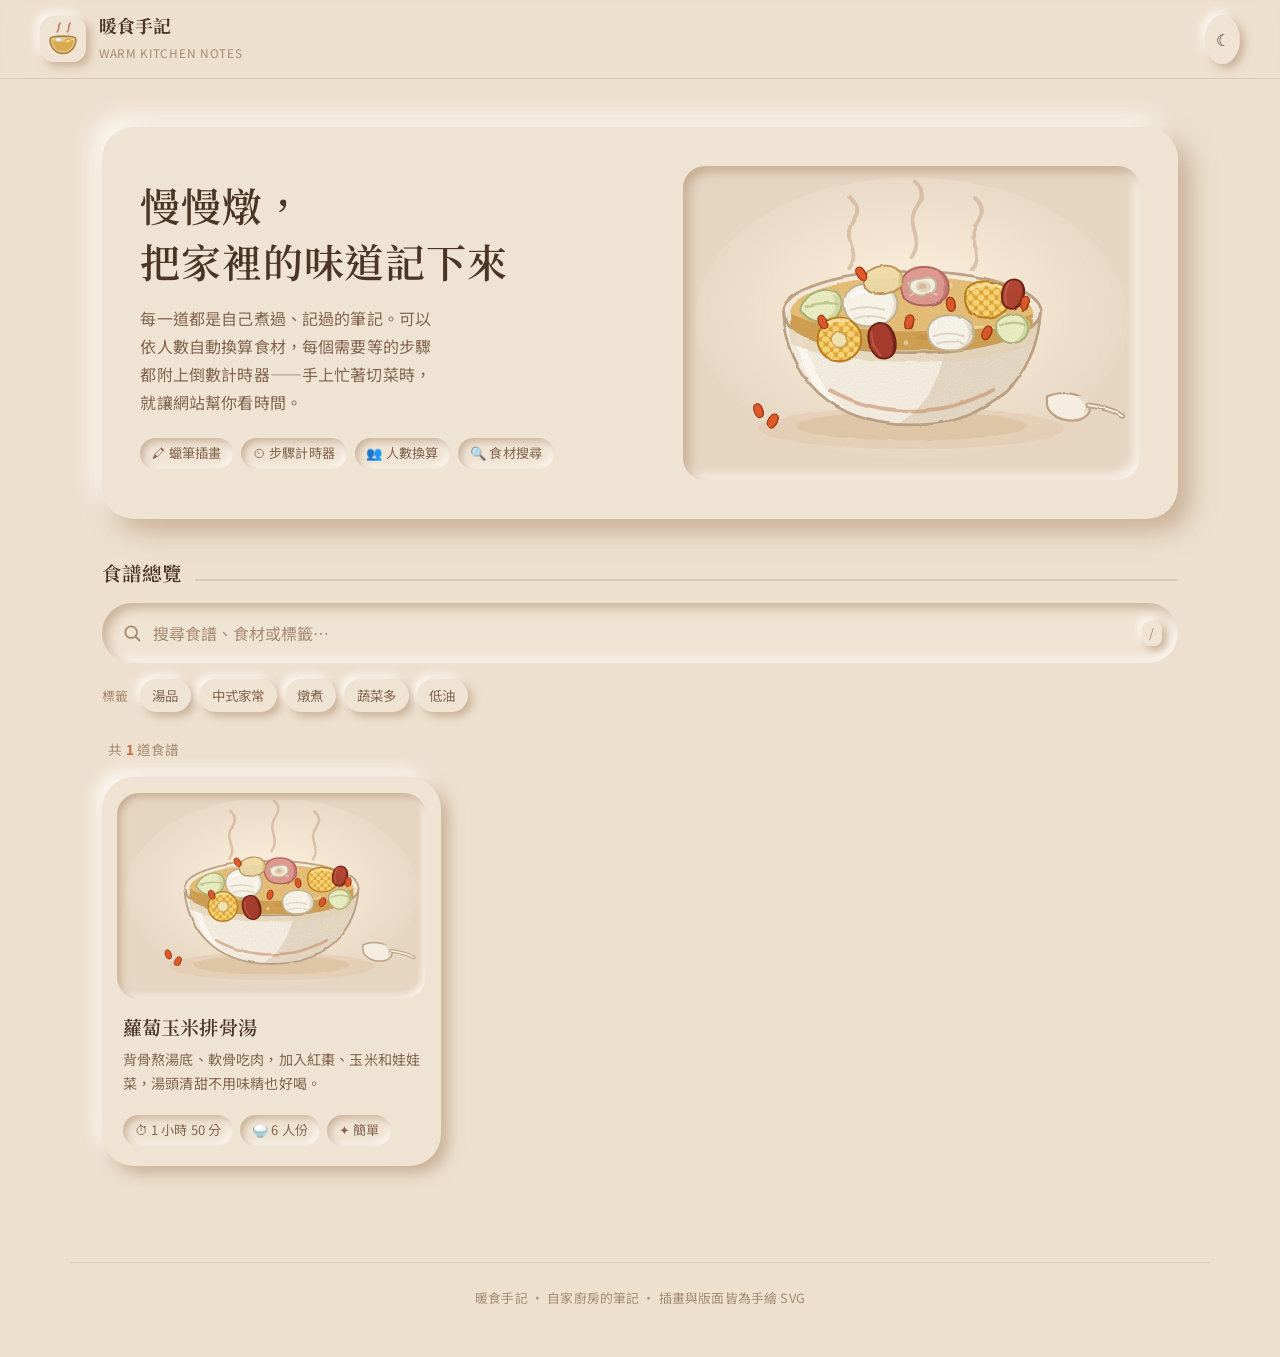
<file: index.html>
<!doctype html>
<html lang="zh-Hant" data-theme="light">
<head>
<meta charset="utf-8">
<meta name="viewport" content="width=device-width, initial-scale=1">
<title>暖食手記｜用蠟筆插畫記錄的家常食譜</title>
<meta name="description" content="用蠟筆插畫記錄的家常食譜：可依人數自動換算食材、每個步驟都有倒數計時器。">
<meta name="theme-color" content="#EDE0CF">
<link rel="icon" href="assets/img/favicon.svg" type="image/svg+xml">
<link rel="preconnect" href="https://fonts.googleapis.com">
<link rel="preconnect" href="https://fonts.gstatic.com" crossorigin>
<link href="https://fonts.googleapis.com/css2?family=Noto+Sans+TC:wght@400;500;700&family=Noto+Serif+TC:wght@500;600&display=swap" rel="stylesheet">
<link rel="stylesheet" href="assets/css/style.css">
</head>
<body>

<header class="topbar">
  <a class="brand" href="index.html">
    <span class="brand-mark"><img src="assets/img/favicon.svg" alt=""></span>
    <span><b>暖食手記</b><small>WARM KITCHEN NOTES</small></span>
  </a>
  <div class="topbar-actions">
    <button type="button" class="nm-btn icon" id="themeToggle" aria-label="切換深色模式">☾</button>
  </div>
</header>

<main>

  <section class="hero">
    <div class="hero-copy">
      <h1>慢慢燉，<br>把家裡的味道記下來</h1>
      <p>每一道都是自己煮過、記過的筆記。可以依人數自動換算食材，每個需要等的步驟都附上倒數計時器——手上忙著切菜時，就讓網站幫你看時間。</p>
      <div class="hero-tags">
        <span class="pill">🖍 蠟筆插畫</span>
        <span class="pill">⏲ 步驟計時器</span>
        <span class="pill">👥 人數換算</span>
        <span class="pill">🔍 食材搜尋</span>
      </div>
    </div>
    <div class="hero-art">
      <img src="assets/img/dish-daikon-corn-pork-rib-soup.svg" alt="蘿蔔玉米排骨湯成品插畫">
    </div>
  </section>

  <h2 class="section-title">食譜總覽</h2>

  <section class="toolbar">
    <div class="search-box">
      <svg width="20" height="20" viewBox="0 0 24 24" fill="none" stroke="currentColor" stroke-width="2.2" stroke-linecap="round" aria-hidden="true">
        <circle cx="11" cy="11" r="7"/><path d="M16.5 16.5 21 21"/>
      </svg>
      <input type="search" id="q" placeholder="搜尋食譜、食材或標籤…" aria-label="搜尋食譜">
      <kbd class="kbd-hint" aria-hidden="true">/</kbd>
    </div>
    <div class="chips" id="tagChips" role="group" aria-label="標籤篩選">
      <span class="label">標籤</span>
    </div>
  </section>

  <p class="result-count" id="count"></p>
  <section class="grid" id="grid" aria-live="polite"></section>

  <div class="empty" id="empty" hidden>
    <strong>找不到符合的食譜</strong>
    換個關鍵字，或是取消幾個標籤試試。
    <div style="margin-top:1.2rem"><button type="button" class="nm-btn" id="clearFilters">清除所有條件</button></div>
  </div>

</main>

<footer class="site-foot">
  暖食手記 · 自家廚房的筆記 · 插畫與版面皆為手繪 SVG
</footer>

<script src="assets/js/data.js"></script>
<script src="assets/js/common.js"></script>
<script src="assets/js/index.js"></script>
</body>
</html>
</file>
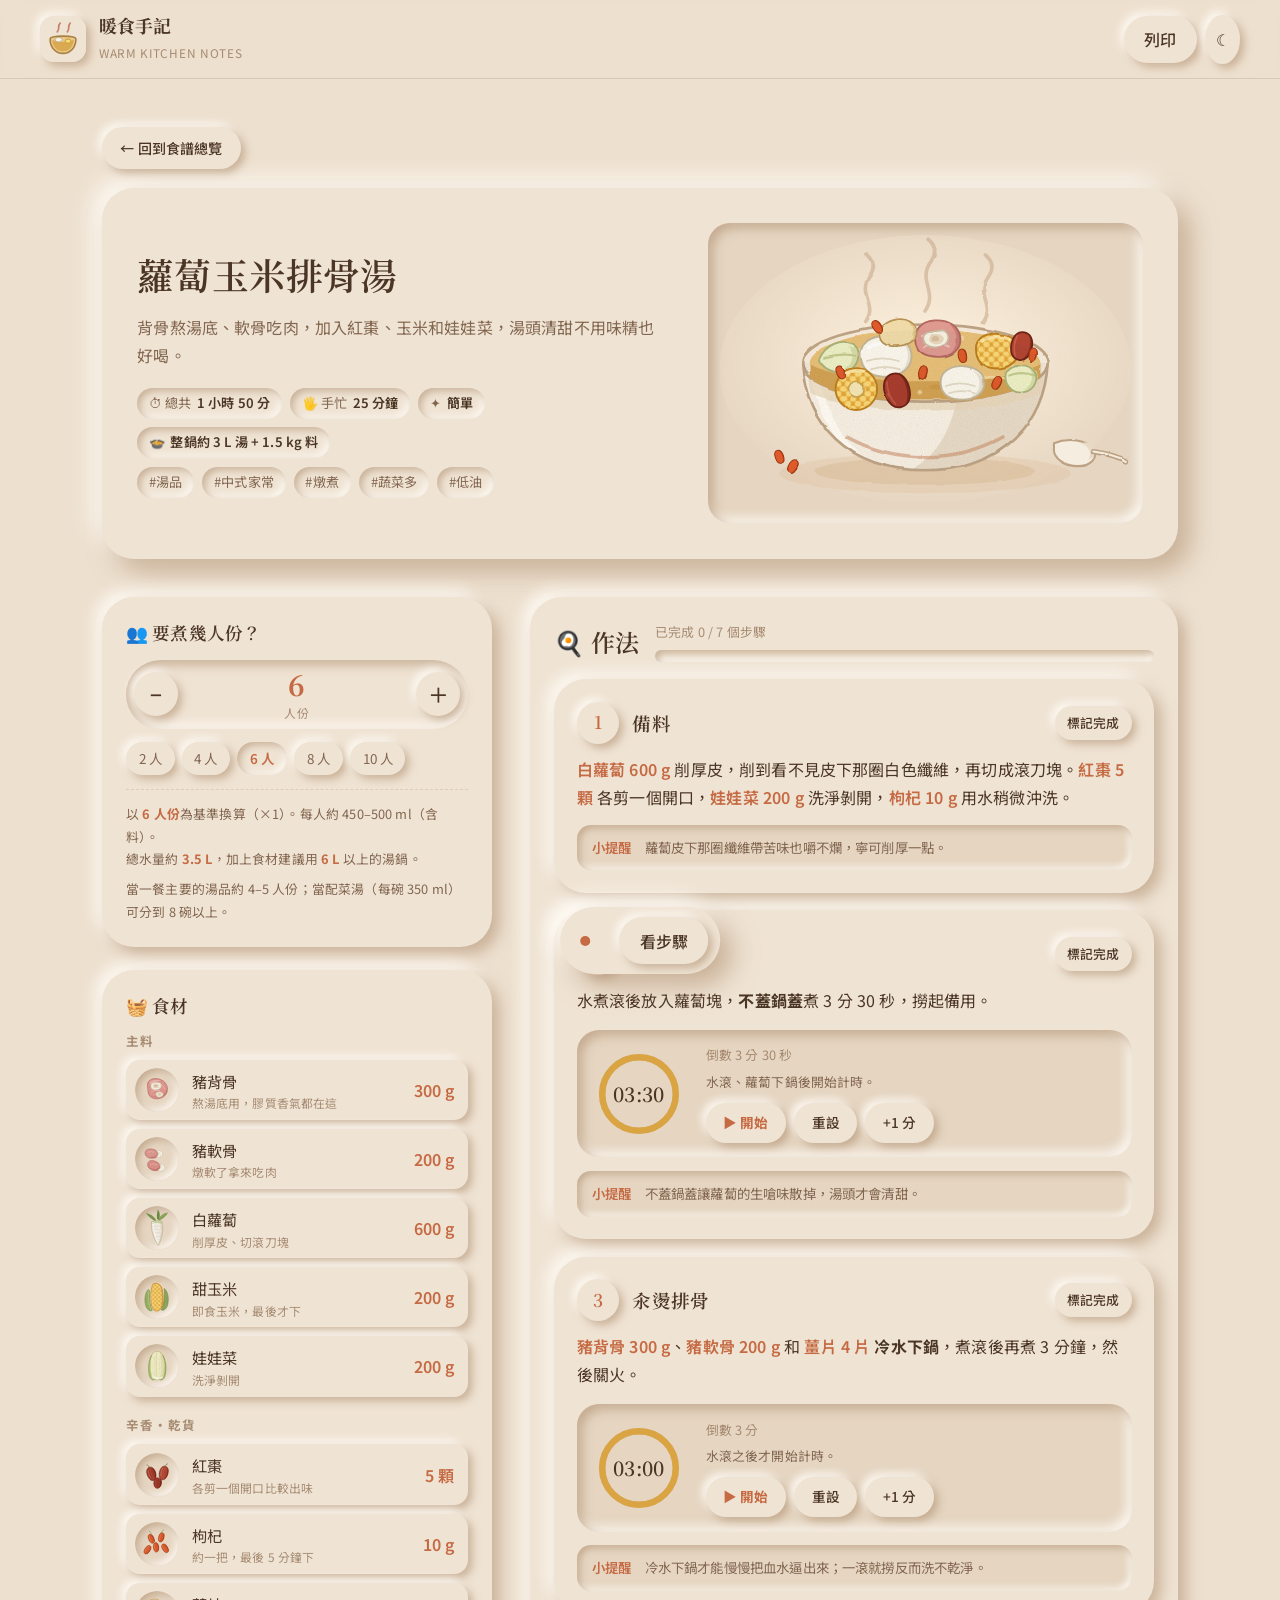
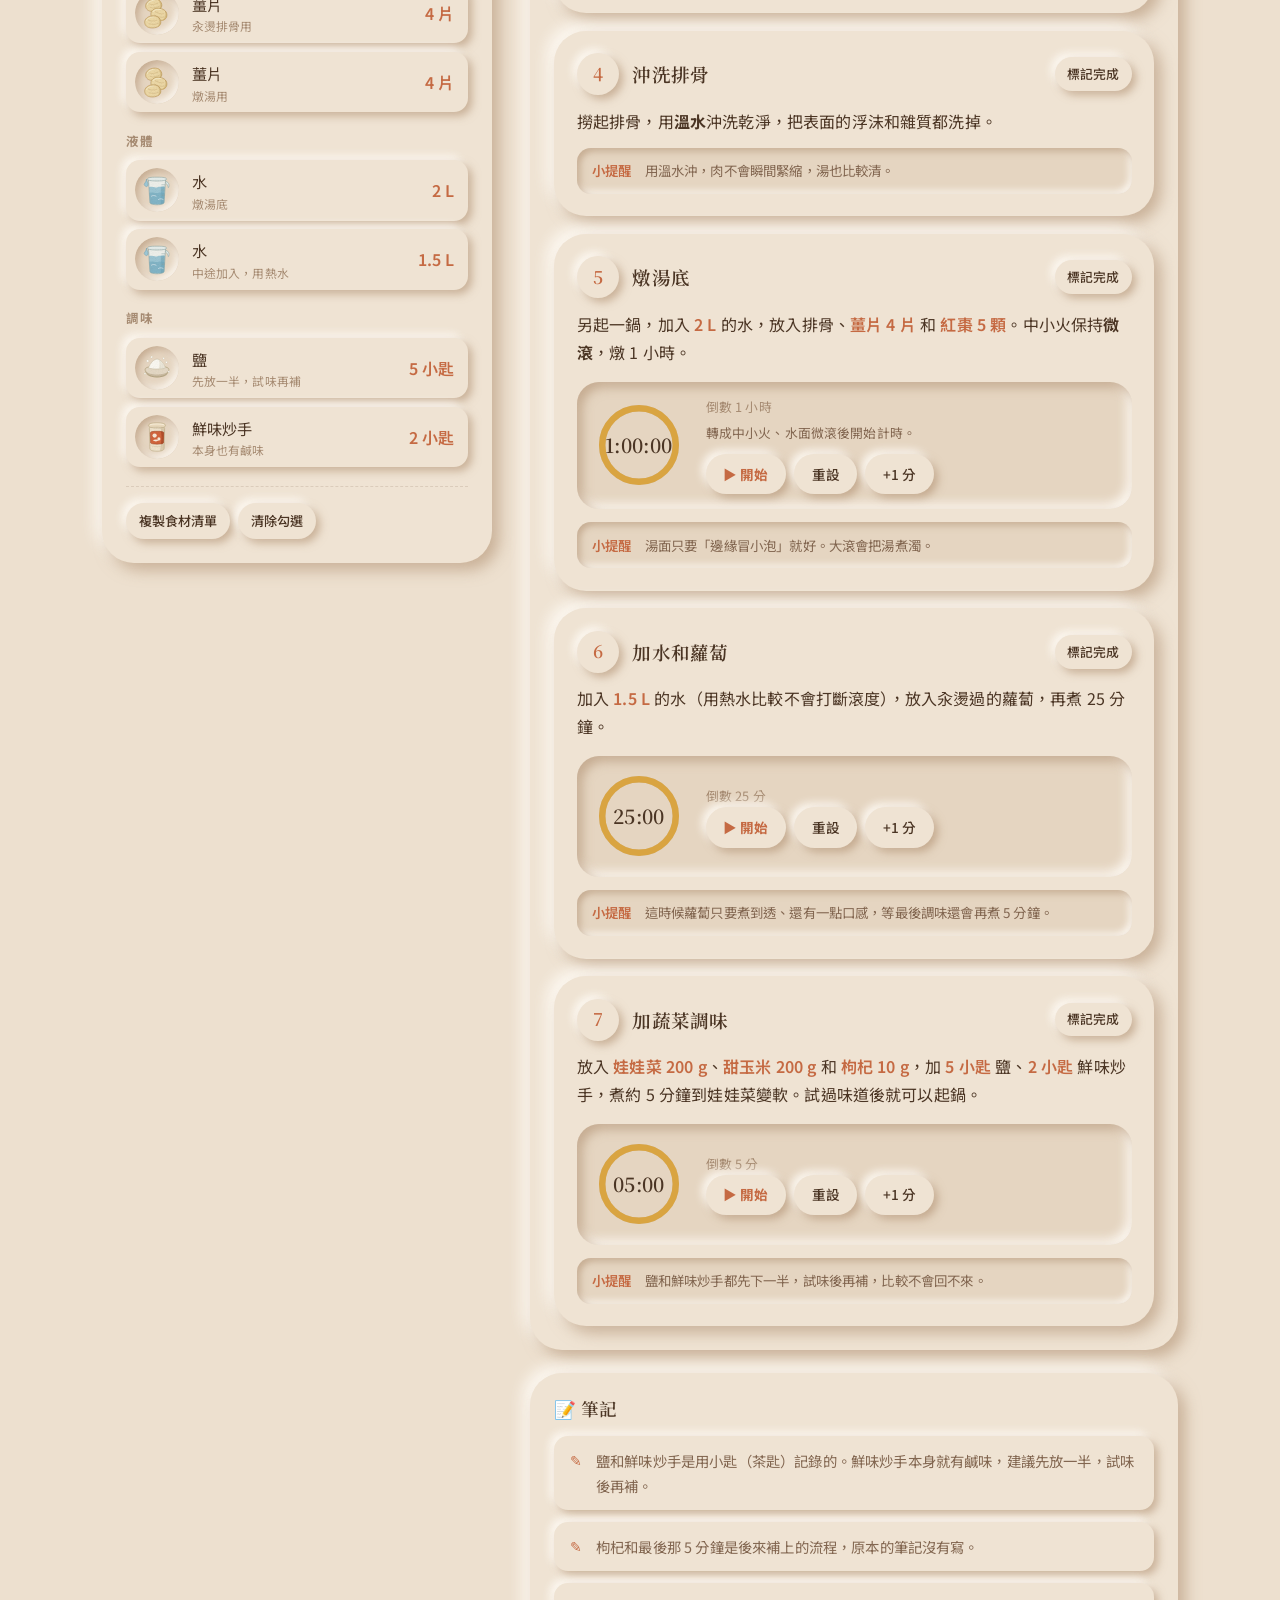
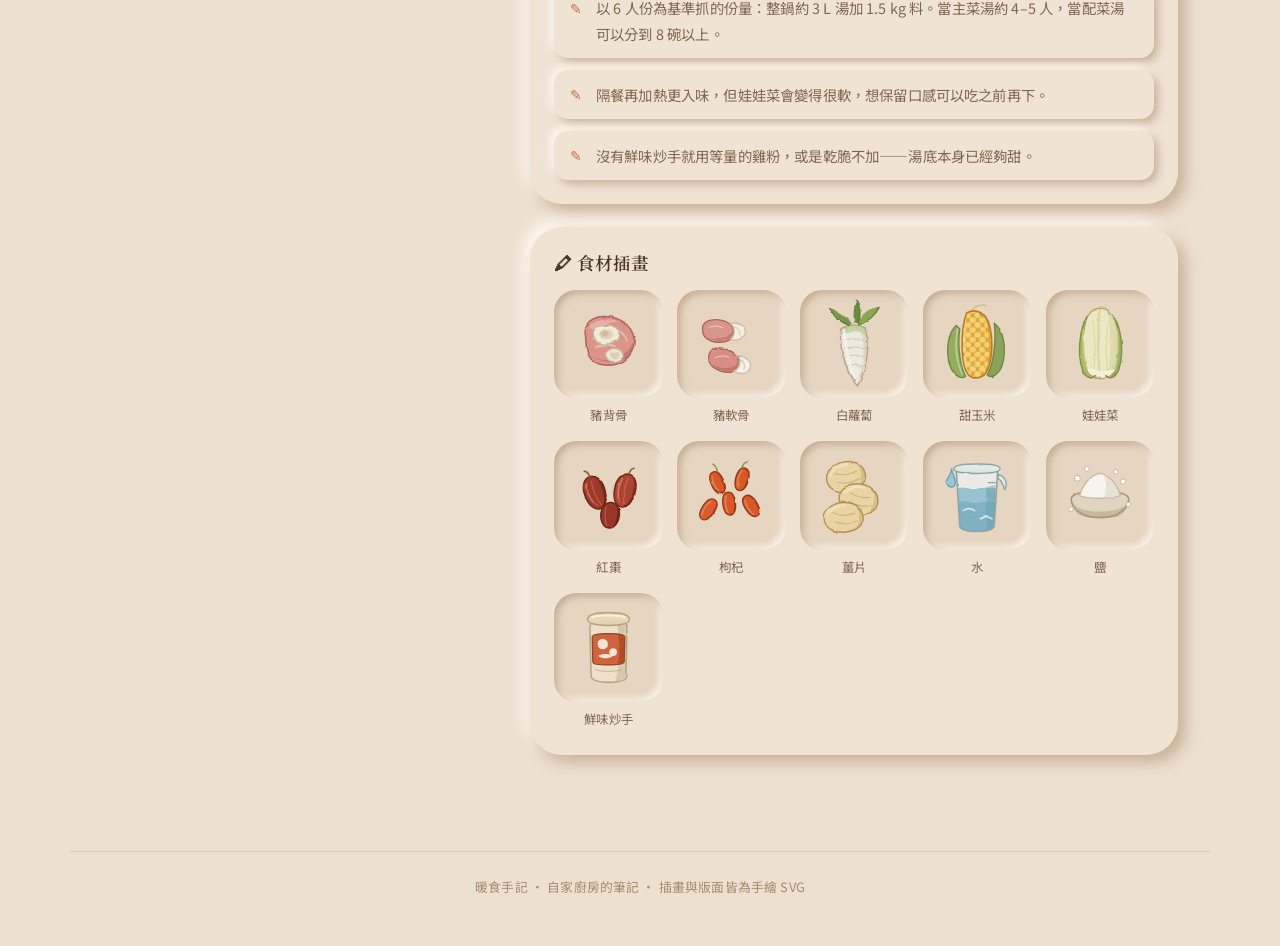
<file: recipe.html>
<!doctype html>
<html lang="zh-Hant" data-theme="light">
<head>
<meta charset="utf-8">
<meta name="viewport" content="width=device-width, initial-scale=1">
<title>食譜｜暖食手記</title>
<meta name="description" content="食譜詳細頁：人數換算與步驟倒數計時器。">
<meta name="theme-color" content="#EDE0CF">
<link rel="icon" href="assets/img/favicon.svg" type="image/svg+xml">
<link rel="preconnect" href="https://fonts.googleapis.com">
<link rel="preconnect" href="https://fonts.gstatic.com" crossorigin>
<link href="https://fonts.googleapis.com/css2?family=Noto+Sans+TC:wght@400;500;700&family=Noto+Serif+TC:wght@500;600&display=swap" rel="stylesheet">
<link rel="stylesheet" href="assets/css/style.css">
</head>
<body>

<header class="topbar">
  <a class="brand" href="index.html">
    <span class="brand-mark"><img src="assets/img/favicon.svg" alt=""></span>
    <span><b>暖食手記</b><small>WARM KITCHEN NOTES</small></span>
  </a>
  <div class="topbar-actions">
    <button type="button" class="nm-btn compact" onclick="window.print()">列印</button>
    <button type="button" class="nm-btn icon" id="themeToggle" aria-label="切換深色模式">☾</button>
  </div>
</header>

<main>
  <a class="nm-btn crumb" href="index.html">← 回到食譜總覽</a>

  <div class="empty" id="notFound" hidden>
    <strong>找不到這道食譜</strong>
    網址裡的編號可能有誤。
    <div style="margin-top:1.2rem"><a class="nm-btn" href="index.html">回到總覽</a></div>
  </div>

  <article id="recipeRoot">

    <section class="detail-hero">
      <div class="hero-copy">
        <h1 id="rName"></h1>
        <p class="lede" id="rLede"></p>
        <div class="meta-row" id="rMeta"></div>
        <div class="meta-row" id="rTags" style="margin-top:.6rem"></div>
      </div>
      <div class="hero-art">
        <img id="rImage" src="" alt="">
      </div>
    </section>

    <div class="columns">

      <div class="col-side">

        <section class="panel" aria-labelledby="servingHead">
          <h2 id="servingHead">👥 要煮幾人份？</h2>
          <div class="stepper">
            <button type="button" class="nm-btn" id="minus" aria-label="減少一人份">−</button>
            <span class="stepper-value">
              <b id="servingValue" aria-live="polite">6</b>
              <span>人份</span>
            </span>
            <button type="button" class="nm-btn" id="plus" aria-label="增加一人份">＋</button>
          </div>
          <div class="presets" id="presets" role="group" aria-label="常用人數">
            <button type="button" class="chip" data-preset="2">2 人</button>
            <button type="button" class="chip" data-preset="4">4 人</button>
            <button type="button" class="chip" data-preset="6">6 人</button>
            <button type="button" class="chip" data-preset="8">8 人</button>
            <button type="button" class="chip" data-preset="10">10 人</button>
          </div>
          <p class="scale-hint" id="scaleHint"></p>
          <p class="scale-hint" id="rServingDetail" style="border-top:0;padding-top:0;margin-top:.5rem"></p>
        </section>

        <section class="panel" aria-labelledby="ingHead">
          <h2 id="ingHead">🧺 食材</h2>
          <div id="ingredients"></div>
          <div class="ing-actions">
            <button type="button" class="nm-btn" id="copyList">複製食材清單</button>
            <button type="button" class="nm-btn" id="resetChecks">清除勾選</button>
          </div>
        </section>

      </div>

      <div class="col-main">

        <section class="panel" aria-labelledby="stepHead" style="margin-bottom:1.4rem">
          <div class="steps-head">
            <h2 id="stepHead">🍳 作法</h2>
            <div class="progress-wrap">
              <div class="progress-label" id="progressLabel"></div>
              <div class="progress-track"><div class="progress-bar" id="progressBar"></div></div>
            </div>
          </div>
          <ol class="steps" id="steps"></ol>
        </section>

        <section class="panel" aria-labelledby="noteHead" style="margin-bottom:1.4rem">
          <h2 id="noteHead">📝 筆記</h2>
          <ul class="notes" id="notes"></ul>
        </section>

        <section class="panel" aria-labelledby="artHead">
          <h2 id="artHead">🖍 食材插畫</h2>
          <div class="art-wall" id="artWall"></div>
        </section>

      </div>
    </div>
  </article>
</main>

<div class="mini-timer" id="miniTimer" role="status" aria-live="off">
  <span class="dot" aria-hidden="true"></span>
  <span class="mt-text" id="miniText"></span>
  <button type="button" class="nm-btn" id="miniJump">看步驟</button>
</div>

<footer class="site-foot">
  暖食手記 · 自家廚房的筆記 · 插畫與版面皆為手繪 SVG
</footer>

<script src="assets/js/data.js"></script>
<script src="assets/js/common.js"></script>
<script src="assets/js/recipe.js"></script>
</body>
</html>
</file>
<file: assets/css/style.css>
/* ===========================================================
   暖食手記 — 蠟筆插畫風 × Neumorphism
   =========================================================== */

:root {
  /* 暖色調 palette（取自插畫用色） */
  --bg:          #EDE0CF;
  --bg-deep:     #E5D5C1;
  --surface:     #EFE3D3;
  --text:        #4B3524;
  --text-soft:   #826650;
  --text-faint:  #A68B72;
  --accent:      #C56A43;   /* 陶土紅 */
  --accent-soft: #E9CBB8;
  --olive:       #7E9A4E;   /* 蔬菜綠 */
  --amber:       #D9A441;   /* 湯頭金 */
  --brick:       #A83E2D;   /* 紅棗紅 */
  --line:        rgba(130, 102, 80, .18);

  /* Neumorphism 陰影 */
  --sh-dark:  rgba(169, 135, 102, .55);
  --sh-light: rgba(255, 252, 246, .92);
  --nm:     7px 7px 15px var(--sh-dark), -7px -7px 15px var(--sh-light);
  --nm-sm:  4px 4px 9px var(--sh-dark), -4px -4px 9px var(--sh-light);
  --nm-lg:  12px 12px 26px var(--sh-dark), -10px -10px 22px var(--sh-light);
  --nm-in:  inset 5px 5px 11px var(--sh-dark), inset -5px -5px 11px var(--sh-light);
  --nm-in-sm: inset 3px 3px 7px var(--sh-dark), inset -3px -3px 7px var(--sh-light);

  --r-sm: 14px;
  --r:    22px;
  --r-lg: 32px;
  --r-pill: 999px;

  --ff-sans: "Noto Sans TC", -apple-system, BlinkMacSystemFont, "PingFang TC", "Microsoft JhengHei", sans-serif;
  --ff-serif: "Noto Serif TC", "Songti TC", serif;

  --maxw: 1140px;
  --ease: cubic-bezier(.22, .61, .36, 1);
}

:root[data-theme="dark"] {
  --bg:          #2B221C;
  --bg-deep:     #241C17;
  --surface:     #322720;
  --text:        #F2E5D6;
  --text-soft:   #C3A98F;
  --text-faint:  #9C836C;
  --accent:      #E58A5F;
  --accent-soft: #5A3828;
  --olive:       #A8C071;
  --amber:       #E7BC5F;
  --brick:       #D96B52;
  --line:        rgba(242, 229, 214, .14);
  --sh-dark:  rgba(12, 8, 5, .72);
  --sh-light: rgba(112, 90, 72, .40);
}

* { box-sizing: border-box; }

html { scroll-behavior: smooth; scroll-padding-top: 90px; }

body {
  margin: 0;
  background: var(--bg);
  color: var(--text);
  font-family: var(--ff-sans);
  font-size: 16px;
  line-height: 1.75;
  -webkit-font-smoothing: antialiased;
  letter-spacing: .01em;
}

img { max-width: 100%; display: block; }
a { color: inherit; text-decoration: none; }

:focus-visible {
  outline: 3px solid var(--accent);
  outline-offset: 3px;
  border-radius: 6px;
}

h1, h2, h3 { font-family: var(--ff-serif); font-weight: 600; line-height: 1.4; margin: 0; }

/* ---------- 共用 Neumorphism 元件 ---------- */
.nm {
  background: var(--surface);
  border-radius: var(--r);
  box-shadow: var(--nm);
}
.nm-in {
  background: var(--surface);
  border-radius: var(--r);
  box-shadow: var(--nm-in);
}

.nm-btn {
  font: inherit;
  font-weight: 500;
  color: var(--text);
  background: var(--surface);
  border: 0;
  border-radius: var(--r-pill);
  box-shadow: var(--nm-sm);
  padding: .6em 1.3em;
  cursor: pointer;
  transition: box-shadow .18s var(--ease), transform .18s var(--ease), color .18s;
  display: inline-flex;
  align-items: center;
  gap: .5em;
}
.nm-btn:hover { box-shadow: var(--nm); color: var(--accent); }
.nm-btn:active,
.nm-btn[aria-pressed="true"] { box-shadow: var(--nm-in-sm); transform: translateY(1px); }
.nm-btn:disabled { opacity: .45; cursor: not-allowed; box-shadow: var(--nm-in-sm); }
.nm-btn.icon { padding: .65em; border-radius: 50%; }
.nm-btn.primary { color: var(--accent); font-weight: 700; }

.pill {
  display: inline-flex;
  align-items: center;
  gap: .4em;
  padding: .3em .9em;
  border-radius: var(--r-pill);
  background: var(--surface);
  box-shadow: var(--nm-in-sm);
  font-size: .82rem;
  color: var(--text-soft);
  white-space: nowrap;
}

/* ---------- 頁首 ---------- */
.topbar {
  position: sticky;
  top: 0;
  z-index: 40;
  display: flex;
  align-items: center;
  justify-content: space-between;
  gap: 1rem;
  padding: .85rem clamp(1rem, 4vw, 2.5rem);
  background: color-mix(in srgb, var(--bg) 88%, transparent);
  backdrop-filter: blur(10px) saturate(1.1);
  border-bottom: 1px solid var(--line);
}
.brand { display: flex; align-items: center; gap: .8rem; }
.brand-mark {
  width: 46px; height: 46px;
  border-radius: var(--r-sm);
  box-shadow: var(--nm-sm);
  background: var(--surface);
  display: grid; place-items: center;
  overflow: hidden;
  flex: none;
}
.brand-mark img { width: 100%; height: 100%; }
.brand b { font-family: var(--ff-serif); font-size: 1.12rem; display: block; line-height: 1.3; }
.brand small { color: var(--text-faint); font-size: .74rem; letter-spacing: .06em; }
.topbar-actions { display: flex; align-items: center; gap: .5rem; }

/* ---------- 版面 ---------- */
main { max-width: var(--maxw); margin: 0 auto; padding: clamp(1.4rem, 4vw, 3rem) clamp(1rem, 4vw, 2rem) 6rem; }

.section-title {
  display: flex;
  align-items: baseline;
  gap: .8rem;
  margin: 0 0 1rem;
  font-size: 1.22rem;
}
.section-title::after {
  content: "";
  flex: 1;
  height: 2px;
  border-radius: 2px;
  background: var(--line);
}

/* ---------- 首頁 Hero ---------- */
.hero {
  display: grid;
  grid-template-columns: 1.05fr .95fr;
  gap: clamp(1.2rem, 3vw, 2.4rem);
  align-items: center;
  padding: clamp(1.4rem, 3vw, 2.6rem);
  border-radius: var(--r-lg);
  background: var(--surface);
  box-shadow: var(--nm-lg);
  margin-bottom: clamp(1.6rem, 4vw, 2.6rem);
}
.hero h1 { font-size: clamp(1.7rem, 4.4vw, 2.5rem); letter-spacing: .02em; }
.hero p { color: var(--text-soft); margin: .9rem 0 1.4rem; max-width: 34ch; }
.hero-art {
  border-radius: var(--r);
  background: var(--bg-deep);
  box-shadow: var(--nm-in);
  padding: .6rem;
}
.hero-art img { border-radius: calc(var(--r) - 8px); }
.hero-tags { display: flex; flex-wrap: wrap; gap: .5rem; }

/* ---------- 搜尋 ---------- */
.toolbar { margin-bottom: 1.6rem; display: grid; gap: 1rem; }
.search-box {
  display: flex;
  align-items: center;
  gap: .7rem;
  padding: .55rem .6rem .55rem 1.25rem;
  border-radius: var(--r-pill);
  background: var(--surface);
  box-shadow: var(--nm-in);
}
.search-box svg { flex: none; color: var(--text-faint); }
.search-box input {
  flex: 1;
  font: inherit;
  color: var(--text);
  background: none;
  border: 0;
  padding: .45em 0;
  min-width: 0;
}
.search-box input::placeholder { color: var(--text-faint); }
.search-box input:focus { outline: none; }
.search-box input::-webkit-search-cancel-button { display: none; }
.kbd-hint {
  flex: none;
  font: inherit;
  font-size: .78rem;
  color: var(--text-faint);
  padding: .1em .6em;
  margin-right: .4rem;
  border-radius: 8px;
  box-shadow: var(--nm-sm);
}

.chips { display: flex; flex-wrap: wrap; gap: .5rem; align-items: center; }
.chips .label { font-size: .8rem; color: var(--text-faint); margin-right: .2rem; }
.chip {
  font: inherit;
  font-size: .84rem;
  color: var(--text-soft);
  background: var(--surface);
  border: 0;
  border-radius: var(--r-pill);
  box-shadow: var(--nm-sm);
  padding: .34em .95em;
  cursor: pointer;
  transition: box-shadow .18s var(--ease), color .18s;
}
.chip:hover { color: var(--accent); }
.chip[aria-pressed="true"] { box-shadow: var(--nm-in-sm); color: var(--accent); font-weight: 600; }

.result-count { font-size: .85rem; color: var(--text-faint); margin: 0 0 1rem .4rem; }
.result-count b { color: var(--accent); }

/* ---------- 食譜卡片 ---------- */
.grid {
  display: grid;
  grid-template-columns: repeat(auto-fill, minmax(min(282px, 100%), 1fr));
  gap: clamp(1.1rem, 2.5vw, 1.8rem);
}
.card {
  display: flex;
  flex-direction: column;
  background: var(--surface);
  border-radius: var(--r-lg);
  box-shadow: var(--nm);
  padding: .95rem;
  transition: box-shadow .25s var(--ease), transform .25s var(--ease);
}
.card:hover { transform: translateY(-4px); box-shadow: var(--nm-lg); }
.card:hover .card-title { color: var(--accent); }
.card-art {
  border-radius: var(--r);
  background: var(--bg-deep);
  box-shadow: var(--nm-in-sm);
  padding: .45rem;
  margin-bottom: .95rem;
}
.card-art img { border-radius: calc(var(--r) - 8px); aspect-ratio: 20 / 13; object-fit: cover; width: 100%; }
.card-title { font-family: var(--ff-serif); font-size: 1.2rem; font-weight: 600; transition: color .2s; }
.card-desc {
  color: var(--text-soft);
  font-size: .88rem;
  line-height: 1.7;
  margin: .45rem 0 .9rem;
  display: -webkit-box;
  -webkit-line-clamp: 2;
  -webkit-box-orient: vertical;
  overflow: hidden;
}
.card-meta { display: flex; flex-wrap: wrap; gap: .45rem; margin-top: auto; padding-top: .3rem; }
.card-body { padding: 0 .35rem .3rem; display: flex; flex-direction: column; flex: 1; }

.empty {
  text-align: center;
  padding: 3.5rem 1.5rem;
  border-radius: var(--r-lg);
  background: var(--surface);
  box-shadow: var(--nm-in);
  color: var(--text-soft);
}
.empty strong { display: block; font-size: 1.1rem; color: var(--text); margin-bottom: .4rem; }

/* ---------- 食譜詳細頁 ---------- */
.crumb { display: inline-flex; margin-bottom: 1.2rem; font-size: .88rem; }

.detail-hero {
  display: grid;
  grid-template-columns: 1.1fr .9fr;
  gap: clamp(1.2rem, 3vw, 2.4rem);
  align-items: center;
  padding: clamp(1.2rem, 3vw, 2.2rem);
  border-radius: var(--r-lg);
  background: var(--surface);
  box-shadow: var(--nm-lg);
  margin-bottom: clamp(1.6rem, 4vw, 2.4rem);
}
.detail-hero h1 { font-size: clamp(1.6rem, 4.2vw, 2.3rem); }
.detail-hero .lede { color: var(--text-soft); margin: .8rem 0 1.2rem; }
.meta-row { display: flex; flex-wrap: wrap; gap: .5rem; }
.meta-row .pill b { color: var(--text); font-weight: 600; }

.columns { display: grid; grid-template-columns: minmax(300px, 390px) 1fr; gap: clamp(1.4rem, 3vw, 2.4rem); align-items: start; }
.col-side { display: grid; gap: 1.4rem; position: sticky; top: 86px; }

/* 人數調整 */
.panel { padding: clamp(1.1rem, 2.5vw, 1.5rem); border-radius: var(--r-lg); background: var(--surface); box-shadow: var(--nm); }
.panel > h2 { font-size: 1.1rem; margin-bottom: .9rem; display: flex; align-items: center; gap: .5rem; }

.stepper { display: flex; align-items: center; justify-content: space-between; gap: .8rem; padding: .5rem; border-radius: var(--r-pill); box-shadow: var(--nm-in); }
.stepper button { width: 44px; height: 44px; font-size: 1.3rem; line-height: 1; justify-content: center; padding: 0; border-radius: 50%; }
.stepper-value { text-align: center; line-height: 1.2; }
.stepper-value b { font-family: var(--ff-serif); font-size: 1.75rem; color: var(--accent); display: block; }
.stepper-value span { font-size: .74rem; color: var(--text-faint); letter-spacing: .08em; }
.presets { display: flex; gap: .45rem; margin-top: .85rem; flex-wrap: wrap; }
.scale-hint { font-size: .8rem; color: var(--text-soft); margin: .9rem 0 0; padding-top: .8rem; border-top: 1px dashed var(--line); }
.scale-hint b { color: var(--accent); }

/* 食材列表 */
.ing-group + .ing-group { margin-top: 1.3rem; }
.ing-group h3 {
  font-size: .78rem;
  letter-spacing: .16em;
  color: var(--text-faint);
  font-family: var(--ff-sans);
  font-weight: 700;
  margin-bottom: .6rem;
}
.ing-list { list-style: none; margin: 0; padding: 0; display: grid; gap: .55rem; }
.ing {
  display: grid;
  grid-template-columns: 44px 1fr auto;
  align-items: center;
  gap: .8rem;
  position: relative;
  padding: .5rem .85rem .5rem .55rem;
  border-radius: var(--r-sm);
  background: var(--surface);
  box-shadow: var(--nm-sm);
  cursor: pointer;
  transition: box-shadow .2s var(--ease), opacity .2s;
}
.ing:hover { box-shadow: var(--nm); }
.ing input { position: absolute; opacity: 0; pointer-events: none; }
.ing-thumb { width: 44px; height: 44px; border-radius: 50%; background: var(--bg-deep); box-shadow: var(--nm-in-sm); padding: 3px; }
.ing-name { font-size: .95rem; }
.ing-name small { display: block; font-size: .74rem; color: var(--text-faint); line-height: 1.5; }
.ing-qty { font-variant-numeric: tabular-nums; font-weight: 600; color: var(--accent); white-space: nowrap; }
.ing:has(input:focus-visible) { outline: 3px solid var(--accent); outline-offset: 3px; }
.ing:has(input:checked) { opacity: .5; box-shadow: var(--nm-in-sm); }
.ing:has(input:checked) .ing-name { text-decoration: line-through; text-decoration-color: var(--text-faint); }
.ing-actions { display: flex; gap: .5rem; flex-wrap: wrap; margin-top: 1.2rem; padding-top: 1rem; border-top: 1px dashed var(--line); }
.ing-actions .nm-btn { font-size: .82rem; padding: .5em 1em; }

/* 步驟 */
.steps-head { display: flex; align-items: center; justify-content: space-between; gap: 1rem; flex-wrap: wrap; margin-bottom: 1.1rem; }
.progress-wrap { flex: 1; min-width: 180px; }
.progress-label { font-size: .8rem; color: var(--text-faint); margin-bottom: .4rem; }
.progress-track { height: 12px; border-radius: var(--r-pill); box-shadow: var(--nm-in-sm); background: var(--surface); overflow: hidden; }
.progress-bar { height: 100%; width: 0; border-radius: var(--r-pill); background: linear-gradient(90deg, var(--amber), var(--accent)); transition: width .35s var(--ease); }

.steps { list-style: none; margin: 0; padding: 0; display: grid; gap: 1.1rem; counter-reset: s; }
.step {
  scroll-margin-top: 100px;
  padding: clamp(1rem, 2.4vw, 1.4rem);
  border-radius: var(--r-lg);
  background: var(--surface);
  box-shadow: var(--nm);
  transition: box-shadow .25s var(--ease), opacity .25s;
}
.step.done { opacity: .62; box-shadow: var(--nm-in-sm); }
.step-head { display: flex; align-items: center; gap: .85rem; margin-bottom: .7rem; }
.step-no {
  flex: none;
  width: 42px; height: 42px;
  border-radius: 50%;
  display: grid; place-items: center;
  font-family: var(--ff-serif);
  font-size: 1.1rem;
  font-weight: 600;
  color: var(--accent);
  background: var(--surface);
  box-shadow: var(--nm-sm);
}
.step.done .step-no { color: var(--olive); box-shadow: var(--nm-in-sm); }
.step-title { font-family: var(--ff-serif); font-size: 1.16rem; font-weight: 600; flex: 1; }
.step-body { color: var(--text); margin: 0; }
.step-body b { color: var(--accent); font-weight: 600; font-variant-numeric: tabular-nums; }
.step.done .step-title { text-decoration: line-through; text-decoration-color: var(--text-faint); }
.step-tip {
  margin: .85rem 0 0;
  padding: .7rem .95rem;
  border-radius: var(--r-sm);
  background: var(--bg-deep);
  box-shadow: var(--nm-in-sm);
  font-size: .84rem;
  color: var(--text-soft);
}
.step-tip::before { content: "小提醒　"; color: var(--accent); font-weight: 600; }
.step-check { margin-left: auto; }
.step-check .nm-btn { font-size: .8rem; padding: .45em .95em; }

/* 計時器 */
.timer {
  display: flex;
  align-items: center;
  gap: clamp(.8rem, 2vw, 1.3rem);
  flex-wrap: wrap;
  margin-top: 1rem;
  padding: .9rem 1rem;
  border-radius: var(--r);
  background: var(--bg-deep);
  box-shadow: var(--nm-in);
}
.timer-ring { position: relative; width: 92px; height: 92px; flex: none; }
.timer-ring svg { width: 100%; height: 100%; transform: rotate(-90deg); }
.timer-ring .track { fill: none; stroke: var(--line); stroke-width: 7; }
.timer-ring .bar {
  fill: none;
  stroke: var(--amber);
  stroke-width: 7;
  stroke-linecap: round;
  transition: stroke-dashoffset .3s linear, stroke .3s;
}
.timer.running .timer-ring .bar { stroke: var(--accent); }
.timer.finished .timer-ring .bar { stroke: var(--olive); }
.timer-readout {
  position: absolute;
  inset: 0;
  display: grid;
  place-content: center;
  text-align: center;
  font-variant-numeric: tabular-nums;
  font-family: var(--ff-serif);
  font-size: 1.22rem;
  font-weight: 600;
  letter-spacing: .02em;
}
.timer-main { flex: 1; min-width: 160px; }
.timer-label { font-size: .8rem; color: var(--text-faint); }
.timer-note { font-size: .8rem; color: var(--text-soft); margin: .25rem 0 .6rem; }
.timer-controls { display: flex; gap: .5rem; flex-wrap: wrap; }
.timer-controls .nm-btn { font-size: .85rem; }
.timer.finished .timer-label { color: var(--olive); font-weight: 700; }
@keyframes ping { 0%, 100% { transform: scale(1); } 50% { transform: scale(1.04); } }
.timer.finished { animation: ping 1s var(--ease) 3; }

/* 備註 */
.notes { list-style: none; margin: 0; padding: 0; display: grid; gap: .75rem; }
.notes li {
  position: relative;
  padding: .75rem 1rem .75rem 2.6rem;
  border-radius: var(--r-sm);
  background: var(--surface);
  box-shadow: var(--nm-sm);
  font-size: .9rem;
  color: var(--text-soft);
}
.notes li::before {
  content: "✎";
  position: absolute;
  left: 1rem; top: .7rem;
  color: var(--accent);
}

/* 食材插畫牆 */
.art-wall { display: grid; grid-template-columns: repeat(auto-fill, minmax(min(104px, 46%), 1fr)); gap: .9rem; }
.art-wall figure { margin: 0; text-align: center; }
.art-wall .frame { border-radius: var(--r); background: var(--bg-deep); box-shadow: var(--nm-in-sm); padding: .5rem; }
.art-wall figcaption { font-size: .78rem; color: var(--text-soft); margin-top: .45rem; }

/* 浮動計時列 */
.mini-timer {
  position: fixed;
  left: 50%;
  bottom: calc(1.2rem + env(safe-area-inset-bottom, 0px));
  transform: translate(-50%, 140%);
  z-index: 60;
  display: flex;
  align-items: center;
  gap: .9rem;
  padding: .6rem .7rem .6rem 1.25rem;
  border-radius: var(--r-pill);
  background: var(--surface);
  box-shadow: var(--nm-lg);
  transition: transform .35s var(--ease);
  max-width: calc(100vw - 2rem);
}
.mini-timer.show { transform: translate(-50%, 0); }
.mini-timer .dot { width: 10px; height: 10px; border-radius: 50%; background: var(--accent); flex: none; animation: pulse 1.6s infinite; }
@keyframes pulse { 50% { opacity: .3; } }
.mini-timer .nm-btn { white-space: nowrap; flex: none; }
.mini-timer .mt-text { font-size: .88rem; white-space: nowrap; overflow: hidden; text-overflow: ellipsis; }
.mini-timer .mt-text b { font-variant-numeric: tabular-nums; color: var(--accent); }
.mini-timer.alarm .dot { background: var(--olive); }

/* 頁尾 */
.site-foot {
  max-width: var(--maxw);
  margin: 0 auto;
  padding: 1.5rem clamp(1rem, 4vw, 2rem) 3rem;
  color: var(--text-faint);
  font-size: .8rem;
  text-align: center;
  border-top: 1px solid var(--line);
}

.sr-only {
  position: absolute; width: 1px; height: 1px;
  padding: 0; margin: -1px; overflow: hidden;
  clip: rect(0 0 0 0); white-space: nowrap; border: 0;
}

/* ---------- 響應式 ---------- */
@media (max-width: 1000px) {
  .columns { grid-template-columns: 1fr; }
  .col-side { position: static; }
}

/* 平板以下：hero 改單欄，手機閱讀順序為 標題 → 插圖 → 說明 → 標籤 */
@media (max-width: 760px) {
  html { scroll-padding-top: 76px; }

  .topbar { padding: .7rem 1rem; gap: .6rem; }
  .brand small { display: none; }
  .brand-mark { width: 40px; height: 40px; }
  .brand b { font-size: 1.02rem; }
  .nm-btn.compact { padding: .5em .9em; font-size: .85rem; }

  main { padding: 1.2rem 1rem 5rem; }

  .hero, .detail-hero {
    grid-template-columns: 1fr;
    gap: 1rem;
    padding: 1.2rem 1.1rem 1.4rem;
    border-radius: var(--r);
  }
  .hero-copy { display: contents; }
  .hero h1, .detail-hero h1 { order: 1; font-size: clamp(1.45rem, 6.4vw, 1.9rem); }
  .hero-art { order: 2; padding: .45rem; }
  .hero p, .detail-hero .lede { order: 3; margin: 0; max-width: none; font-size: .92rem; }
  .hero-tags, .detail-hero .meta-row { order: 4; }
  .detail-hero #rTags { order: 5; margin-top: 0 !important; }
  .hero-art img { aspect-ratio: 3 / 2; object-fit: cover; }

  .section-title { font-size: 1.1rem; }
  .crumb { margin-bottom: .9rem; }

  /* 觸控目標放大到 44px 上下 */
  .chip { padding: .7em 1.1em; font-size: .86rem; }
  .pill { font-size: .78rem; padding: .32em .8em; }
  .search-box { padding: .5rem .55rem .5rem 1.1rem; }
  .kbd-hint { display: none; }

  .panel { padding: 1.1rem 1rem; border-radius: var(--r); }
  .card { border-radius: var(--r); }

  .steps-head { gap: .7rem; }
  .step { padding: 1rem .95rem; border-radius: var(--r); }
  .step-head { gap: .6rem; }
  .step-no { width: 36px; height: 36px; font-size: 1rem; }
  .step-title { font-size: 1.06rem; }
  .step-head { flex-wrap: wrap; }
  .step-check .nm-btn { font-size: .78rem; padding: .42em .8em; }

  .timer { padding: .8rem; gap: .7rem .8rem; }
  .timer-ring { width: 78px; height: 78px; }
  .timer-readout { font-size: 1.05rem; }
  .timer-main { display: contents; }
  .timer-label { flex: 1; min-width: 110px; }
  .timer-note { flex-basis: 100%; margin: 0; }
  .timer-controls { flex-basis: 100%; gap: .45rem; }
  .timer-controls .nm-btn {
    flex: 1;
    min-width: 0;
    justify-content: center;
    white-space: nowrap;
    font-size: .82rem;
    padding: .58em .5em;
  }

  .mini-timer {
    left: .8rem; right: .8rem;
    max-width: none;
    transform: translateY(160%);
    padding: .55rem .6rem .55rem 1rem;
  }
  .mini-timer.show { transform: translateY(0); }
}

/* 小螢幕（iPhone SE 等） */
@media (max-width: 400px) {
  .ing { grid-template-columns: 38px 1fr auto; gap: .6rem; padding: .45rem .7rem .45rem .5rem; }
  .ing-thumb { width: 38px; height: 38px; }
  .ing-name { font-size: .9rem; }
  .ing-qty { font-size: .9rem; }
  .stepper button { width: 40px; height: 40px; }
  .stepper-value b { font-size: 1.5rem; }
  .presets .chip { flex: 1; justify-content: center; text-align: center; }
  .art-wall { gap: .7rem; }
}

@media (prefers-reduced-motion: reduce) {
  * { animation-duration: .001ms !important; animation-iteration-count: 1 !important; transition-duration: .001ms !important; }
  html { scroll-behavior: auto; }
}

/* ---------- 列印 ---------- */
@media print {
  :root { --surface: #fff; --bg: #fff; }
  body { background: #fff; color: #000; }
  .topbar, .mini-timer, .timer-controls, .ing-actions, .step-check, .toolbar, .site-foot { display: none !important; }
  .nm, .panel, .step, .card, .ing, .notes li { box-shadow: none !important; border: 1px solid #ccc !important; }
  .columns { grid-template-columns: 1fr; }
  .step { break-inside: avoid; }
}
</file>
